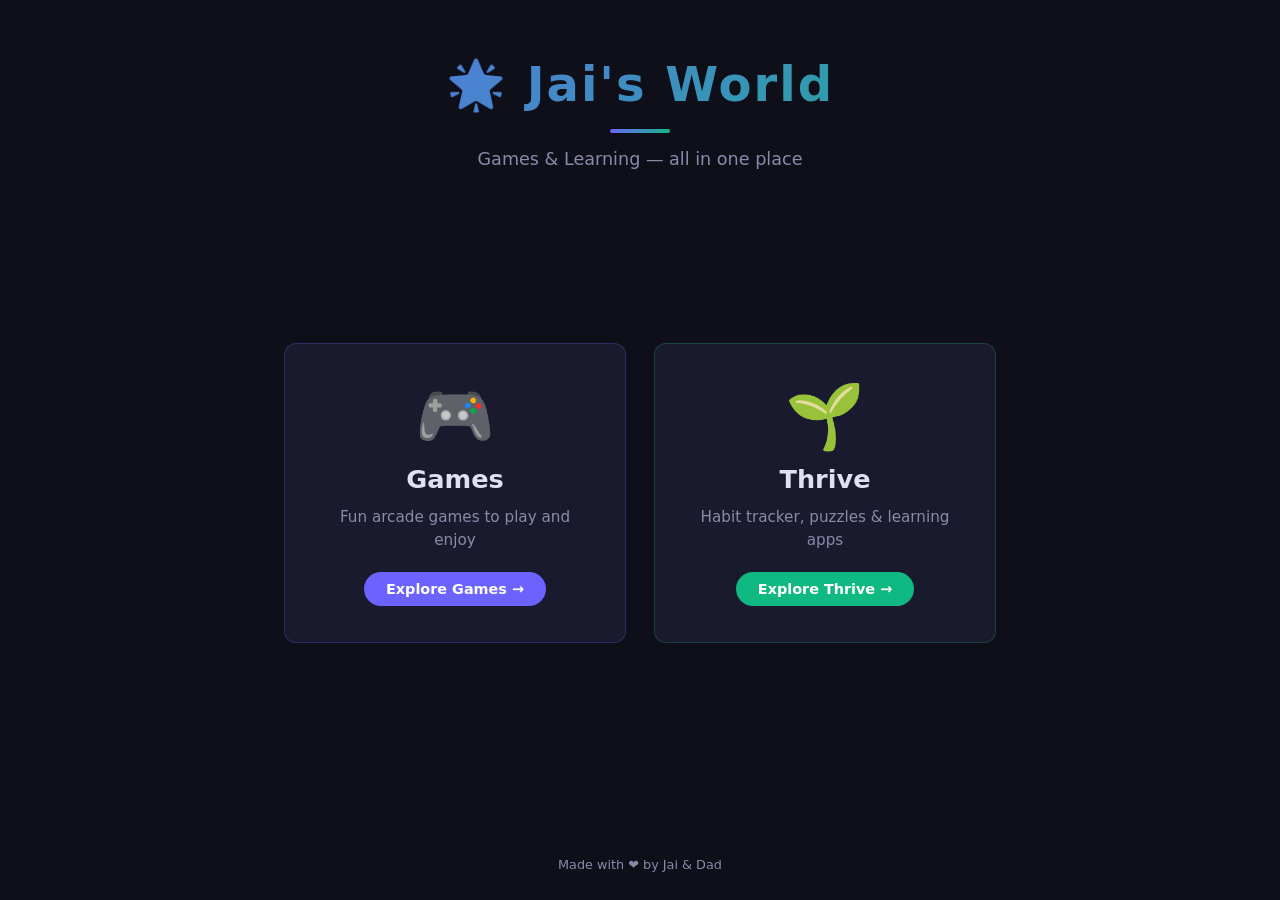
<file: index.html>
<!DOCTYPE html>
<html lang="en">
<head>
  <meta charset="UTF-8" />
  <meta name="viewport" content="width=device-width, initial-scale=1.0" />
  <title>Jai's World</title>
  <meta name="description" content="Play games, track habits, and grow every day — welcome to Jai's World!" />
  <link rel="stylesheet" href="shared/style.css" />
  <style>
    /* ─── Hub Page ─── */

    body {
      display: flex;
      flex-direction: column;
      min-height: 100vh;
    }

    header {
      text-align: center;
      padding: 56px 24px 28px;
    }

    header h1 {
      font-size: 3rem;
      letter-spacing: 2px;
      background: linear-gradient(135deg, #6C63FF, #10b981);
      -webkit-background-clip: text;
      -webkit-text-fill-color: transparent;
      background-clip: text;
    }

    header p {
      color: var(--text-muted);
      margin-top: 10px;
      font-size: 1.1rem;
    }

    .divider {
      width: 60px;
      height: 4px;
      background: linear-gradient(135deg, #6C63FF, #10b981);
      border-radius: 2px;
      margin: 16px auto;
    }

    /* ─── Hub Grid ─── */

    .hub-grid {
      display: grid;
      grid-template-columns: repeat(auto-fit, minmax(280px, 1fr));
      gap: 28px;
      max-width: 760px;
      margin: 0 auto;
      padding: 20px 24px 60px;
      flex: 1;
      align-content: center;
    }

    .hub-card {
      background: var(--surface);
      border-radius: var(--radius);
      border: 1px solid rgba(255, 255, 255, 0.08);
      padding: 40px 32px 36px;
      text-align: center;
      text-decoration: none;
      display: flex;
      flex-direction: column;
      align-items: center;
      gap: 12px;
      transition: transform 0.2s, border-color 0.2s, box-shadow 0.2s;
    }

    .hub-card:hover {
      transform: translateY(-6px);
      text-decoration: none;
    }

    .hub-card:hover { text-decoration: none; }

    .games-card {
      border-color: rgba(108, 99, 255, 0.25);
    }

    .games-card:hover {
      border-color: var(--accent);
      box-shadow: 0 10px 40px rgba(108, 99, 255, 0.25);
    }

    .thrive-card {
      border-color: rgba(16, 185, 129, 0.25);
    }

    .thrive-card:hover {
      border-color: var(--thrive-accent);
      box-shadow: 0 10px 40px rgba(16, 185, 129, 0.25);
    }

    .hub-icon {
      font-size: 4rem;
      line-height: 1;
      margin-bottom: 4px;
    }

    .hub-card h2 {
      font-size: 1.6rem;
      color: var(--text);
    }

    .hub-card p {
      font-size: 0.95rem;
      color: var(--text-muted);
      line-height: 1.5;
    }

    .hub-cta {
      display: inline-block;
      margin-top: 8px;
      padding: 9px 22px;
      border-radius: 24px;
      font-size: 0.9rem;
      font-weight: 600;
      color: #fff;
    }

    .games-card .hub-cta {
      background: var(--accent);
    }

    .thrive-card .hub-cta {
      background: var(--thrive-accent);
    }

    footer {
      text-align: center;
      padding: 28px 24px;
      color: var(--text-muted);
      font-size: 0.8rem;
    }
  </style>
</head>
<body>

  <header>
    <h1>🌟 Jai's World</h1>
    <div class="divider"></div>
    <p>Games &amp; Learning — all in one place</p>
  </header>

  <div class="hub-grid">

    <a class="hub-card games-card" href="games/">
      <div class="hub-icon">🎮</div>
      <h2>Games</h2>
      <p>Fun arcade games to play and enjoy</p>
      <span class="hub-cta">Explore Games →</span>
    </a>

    <a class="hub-card thrive-card" href="thrive/">
      <div class="hub-icon">🌱</div>
      <h2>Thrive</h2>
      <p>Habit tracker, puzzles &amp; learning apps</p>
      <span class="hub-cta">Explore Thrive →</span>
    </a>

  </div>

  <footer>
    Made with ❤️ by Jai &amp; Dad
  </footer>

</body>
</html>
</file>
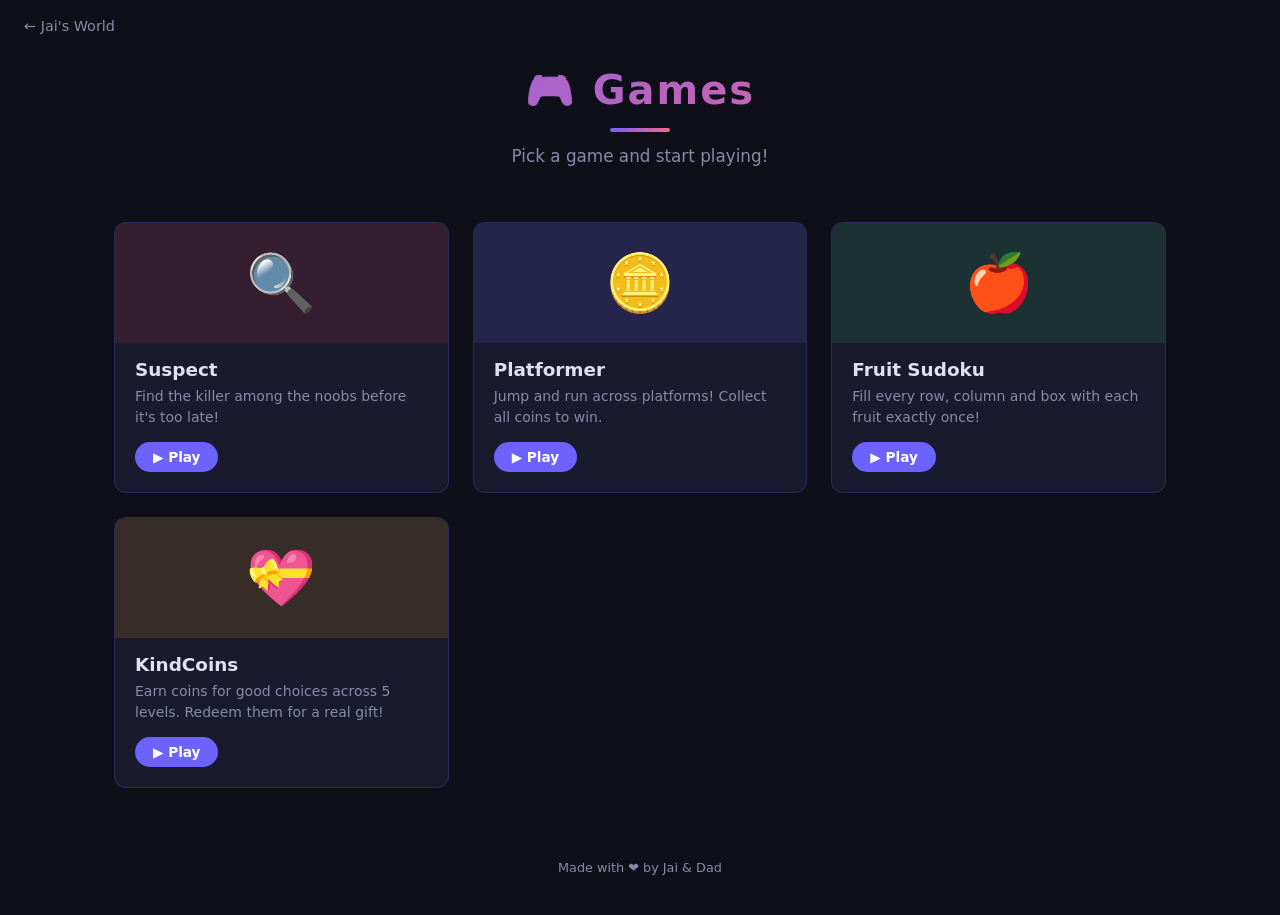
<file: games/index.html>
<!DOCTYPE html>
<html lang="en">
<head>
  <meta charset="UTF-8" />
  <meta name="viewport" content="width=device-width, initial-scale=1.0" />
  <title>Games – Jai's World</title>
  <link rel="stylesheet" href="../shared/style.css" />
  <style>
    /* ─── Games Section ─── */

    .topnav {
      padding: 16px 24px;
    }

    .topnav a {
      color: var(--text-muted);
      font-size: 0.9rem;
    }

    .topnav a:hover {
      color: var(--text);
    }

    header {
      text-align: center;
      padding: 16px 24px 24px;
    }

    header h1 {
      font-size: 2.5rem;
      letter-spacing: 2px;
      background: linear-gradient(135deg, #6C63FF, #ff6584);
      -webkit-background-clip: text;
      -webkit-text-fill-color: transparent;
      background-clip: text;
    }

    header p {
      color: var(--text-muted);
      margin-top: 8px;
      font-size: 1.05rem;
    }

    .divider {
      width: 60px;
      height: 4px;
      background: linear-gradient(135deg, #6C63FF, #ff6584);
      border-radius: 2px;
      margin: 14px auto;
    }

    /* ─── Game Grid ─── */

    #game-grid {
      display: grid;
      grid-template-columns: repeat(auto-fill, minmax(260px, 1fr));
      gap: 24px;
      max-width: 1100px;
      margin: 32px auto;
      padding: 0 24px;
    }

    .game-card {
      background: var(--surface);
      border-radius: var(--radius);
      border: 1px solid rgba(108, 99, 255, 0.2);
      overflow: hidden;
      transition: transform 0.2s, border-color 0.2s, box-shadow 0.2s;
      cursor: pointer;
      text-decoration: none;
      display: block;
    }

    .game-card:hover {
      transform: translateY(-4px);
      border-color: var(--accent);
      box-shadow: 0 8px 30px rgba(108, 99, 255, 0.25);
      text-decoration: none;
    }

    .card-banner {
      height: 120px;
      display: flex;
      align-items: center;
      justify-content: center;
      font-size: 3.5rem;
    }

    .card-body {
      padding: 16px 20px 20px;
    }

    .card-body h2 {
      font-size: 1.15rem;
      color: var(--text);
      margin-bottom: 6px;
    }

    .card-body p {
      font-size: 0.875rem;
      color: var(--text-muted);
      line-height: 1.5;
    }

    .card-play {
      display: inline-block;
      margin-top: 14px;
      padding: 7px 18px;
      background: var(--accent);
      color: #fff;
      border-radius: 20px;
      font-size: 0.85rem;
      font-weight: 600;
    }

    .state-msg {
      text-align: center;
      color: var(--text-muted);
      padding: 60px 24px;
      grid-column: 1 / -1;
    }

    footer {
      text-align: center;
      padding: 40px 24px;
      color: var(--text-muted);
      font-size: 0.8rem;
    }
  </style>
</head>
<body>

  <nav class="topnav">
    <a href="../">← Jai's World</a>
  </nav>

  <header>
    <h1>🎮 Games</h1>
    <div class="divider"></div>
    <p>Pick a game and start playing!</p>
  </header>

  <div id="game-grid">
    <p class="state-msg">Loading games...</p>
  </div>

  <footer>
    Made with ❤️ by Jai &amp; Dad
  </footer>

  <script>
    async function loadGames() {
      const grid = document.getElementById('game-grid');
      try {
        const res = await fetch('registry.json');
        const games = await res.json();

        if (!games.length) {
          grid.innerHTML = '<p class="state-msg">No games yet — coming soon!</p>';
          return;
        }

        grid.innerHTML = games.map(g => `
          <a class="game-card" href="${g.path}">
            <div class="card-banner" style="background: ${g.color}22;">
              ${g.emoji || '🎮'}
            </div>
            <div class="card-body">
              <h2>${g.title}</h2>
              <p>${g.description}</p>
              <span class="card-play">▶ Play</span>
            </div>
          </a>
        `).join('');

      } catch (e) {
        grid.innerHTML = '<p class="state-msg">Could not load games. Make sure you are running this from a local server or GitHub Pages.</p>';
      }
    }

    loadGames();
  </script>

</body>
</html>
</file>
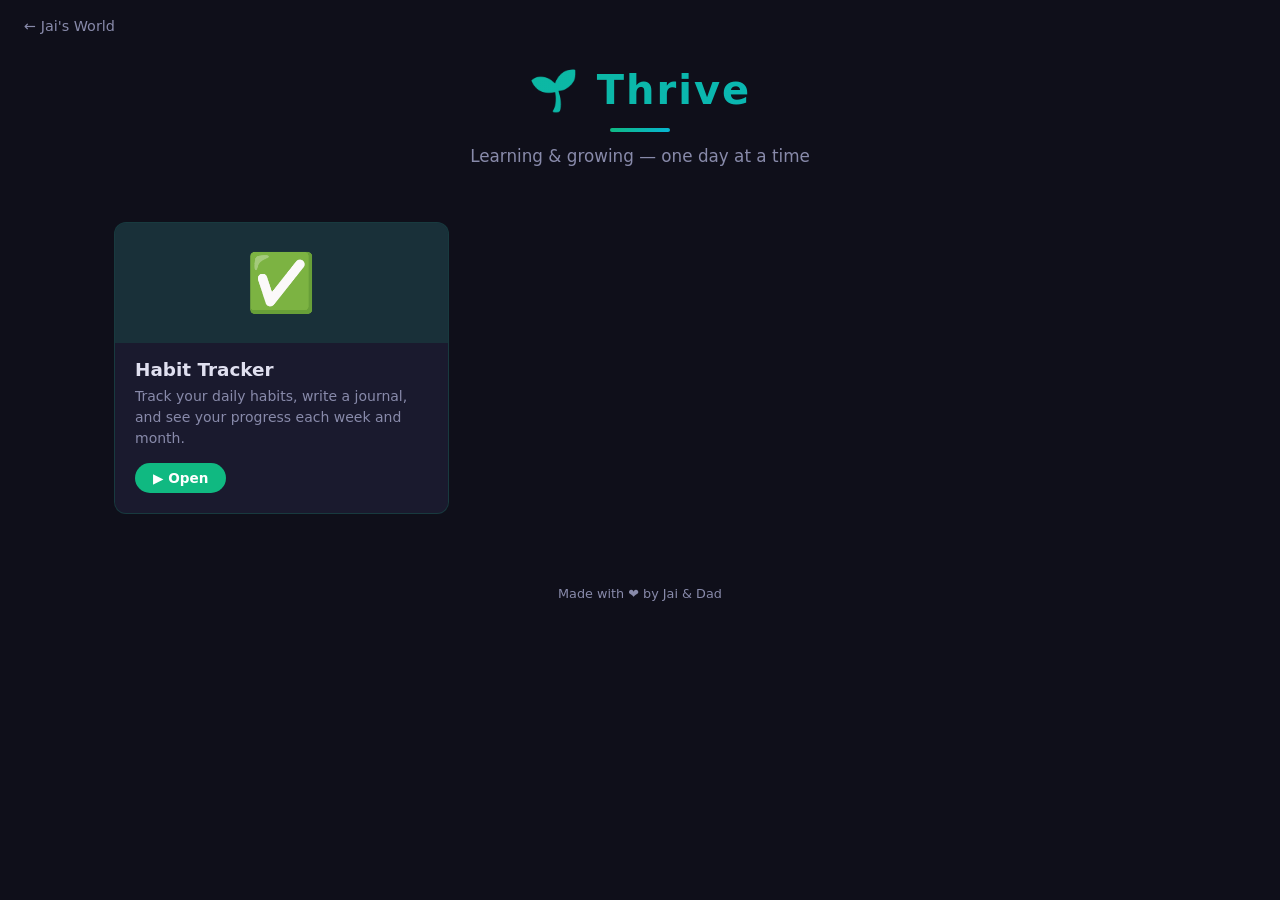
<file: thrive/index.html>
<!DOCTYPE html>
<html lang="en">
<head>
  <meta charset="UTF-8" />
  <meta name="viewport" content="width=device-width, initial-scale=1.0" />
  <title>Thrive – Jai's World</title>
  <link rel="stylesheet" href="../shared/style.css" />
  <style>
    /* ─── Thrive Section ─── */

    .topnav {
      padding: 16px 24px;
    }

    .topnav a {
      color: var(--text-muted);
      font-size: 0.9rem;
    }

    .topnav a:hover {
      color: var(--text);
    }

    header {
      text-align: center;
      padding: 16px 24px 24px;
    }

    header h1 {
      font-size: 2.5rem;
      letter-spacing: 2px;
      background: linear-gradient(135deg, #10b981, #06b6d4);
      -webkit-background-clip: text;
      -webkit-text-fill-color: transparent;
      background-clip: text;
    }

    header p {
      color: var(--text-muted);
      margin-top: 8px;
      font-size: 1.05rem;
    }

    .divider {
      width: 60px;
      height: 4px;
      background: linear-gradient(135deg, #10b981, #06b6d4);
      border-radius: 2px;
      margin: 14px auto;
    }

    /* ─── App Grid ─── */

    #app-grid {
      display: grid;
      grid-template-columns: repeat(auto-fill, minmax(260px, 1fr));
      gap: 24px;
      max-width: 1100px;
      margin: 32px auto;
      padding: 0 24px;
    }

    .app-card {
      background: var(--surface);
      border-radius: var(--radius);
      border: 1px solid rgba(16, 185, 129, 0.2);
      overflow: hidden;
      transition: transform 0.2s, border-color 0.2s, box-shadow 0.2s;
      cursor: pointer;
      text-decoration: none;
      display: block;
    }

    .app-card:hover {
      transform: translateY(-4px);
      border-color: var(--thrive-accent);
      box-shadow: 0 8px 30px rgba(16, 185, 129, 0.25);
      text-decoration: none;
    }

    .card-banner {
      height: 120px;
      display: flex;
      align-items: center;
      justify-content: center;
      font-size: 3.5rem;
    }

    .card-body {
      padding: 16px 20px 20px;
    }

    .card-body h2 {
      font-size: 1.15rem;
      color: var(--text);
      margin-bottom: 6px;
    }

    .card-body p {
      font-size: 0.875rem;
      color: var(--text-muted);
      line-height: 1.5;
    }

    .card-open {
      display: inline-block;
      margin-top: 14px;
      padding: 7px 18px;
      background: var(--thrive-accent);
      color: #fff;
      border-radius: 20px;
      font-size: 0.85rem;
      font-weight: 600;
    }

    .state-msg {
      text-align: center;
      color: var(--text-muted);
      padding: 60px 24px;
      grid-column: 1 / -1;
    }

    footer {
      text-align: center;
      padding: 40px 24px;
      color: var(--text-muted);
      font-size: 0.8rem;
    }
  </style>
</head>
<body>

  <nav class="topnav">
    <a href="../">← Jai's World</a>
  </nav>

  <header>
    <h1>🌱 Thrive</h1>
    <div class="divider"></div>
    <p>Learning &amp; growing — one day at a time</p>
  </header>

  <div id="app-grid">
    <p class="state-msg">Loading apps...</p>
  </div>

  <footer>
    Made with ❤️ by Jai &amp; Dad
  </footer>

  <script>
    async function loadApps() {
      const grid = document.getElementById('app-grid');
      try {
        const res = await fetch('registry.json');
        const apps = await res.json();

        if (!apps.length) {
          grid.innerHTML = '<p class="state-msg">✨ Apps coming soon!</p>';
          return;
        }

        grid.innerHTML = apps.map(a => `
          <a class="app-card" href="${a.path}">
            <div class="card-banner" style="background: ${a.color}22;">
              ${a.emoji || '🌱'}
            </div>
            <div class="card-body">
              <h2>${a.title}</h2>
              <p>${a.description}</p>
              <span class="card-open">▶ Open</span>
            </div>
          </a>
        `).join('');

      } catch (e) {
        grid.innerHTML = '<p class="state-msg">Could not load apps. Make sure you are running this from a local server or GitHub Pages.</p>';
      }
    }

    loadApps();
  </script>

</body>
</html>
</file>
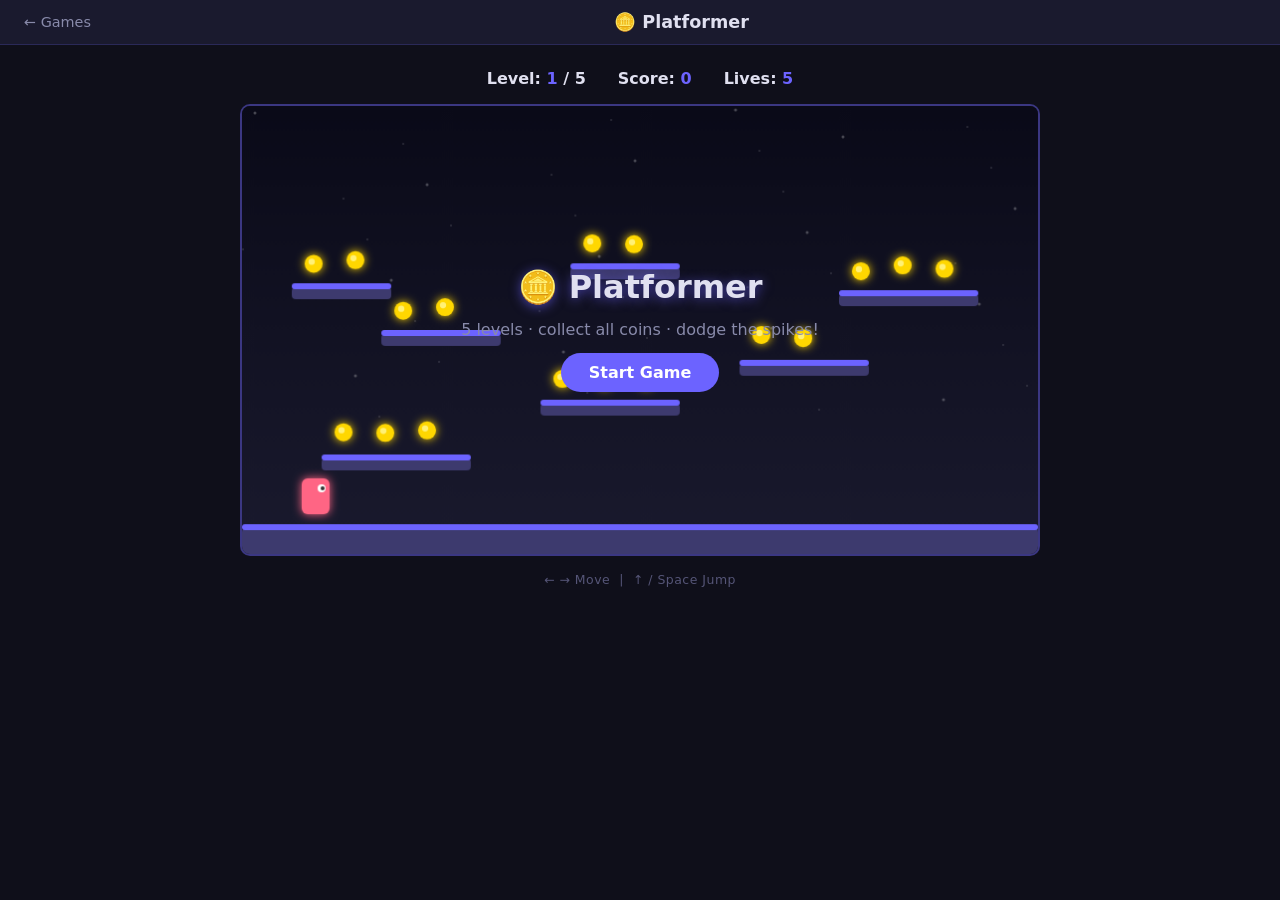
<file: games/platformer/index.html>
<!DOCTYPE html>
<html lang="en">
<head>
  <meta charset="UTF-8" />
  <meta name="viewport" content="width=device-width, initial-scale=1.0" />
  <title>Platformer</title>
  <link rel="stylesheet" href="../../shared/style.css" />
  <link rel="stylesheet" href="style.css" />
</head>
<body>

  <!-- ─── Top bar ─── -->
  <div class="topbar">
    <a href="../index.html">← Games</a>
    <h1>🪙 Platformer</h1>
  </div>

  <!-- ─── Game area ─── -->
  <div class="game-wrapper">

    <!-- HUD -->
    <div class="hud">
      <div>Level: <span id="level-val">1</span> / 5</div>
      <div>Score: <span id="score-val">0</span></div>
      <div>Lives: <span id="lives-val">5</span></div>
    </div>

    <!-- Canvas + overlay wrapper -->
    <div class="canvas-wrapper">
      <canvas id="gameCanvas"></canvas>

      <div id="overlay">
        <h2 id="overlay-title"></h2>
        <p  id="overlay-msg"></p>
        <button class="btn" id="overlay-btn">Start</button>
      </div>
    </div>

    <!-- Controls hint (keyboard) -->
    <p class="controls-hint keyboard-hint">
      ← → Move &nbsp;|&nbsp; ↑ / Space Jump
    </p>

    <!-- Mobile controls -->
    <div id="mobile-controls">
      <div class="mobile-row">
        <button id="btn-left"  class="mob-btn">◀</button>
        <button id="btn-jump"  class="mob-btn mob-jump">▲</button>
        <button id="btn-right" class="mob-btn">▶</button>
      </div>
    </div>

  </div>

  <script src="game.js"></script>
</body>
</html>
</file>
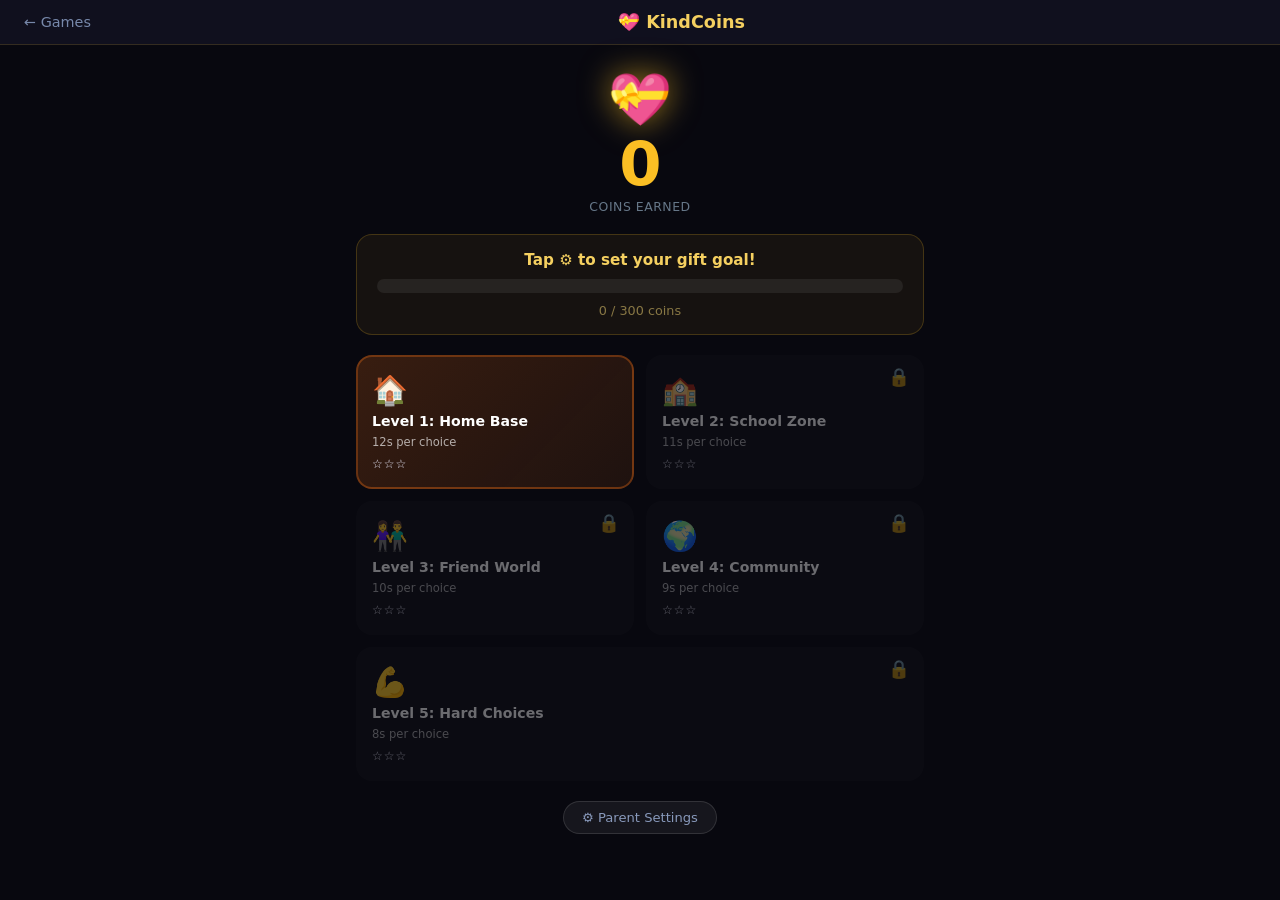
<file: games/ripple/index.html>
<!DOCTYPE html>
<html lang="en">
<head>
  <meta charset="UTF-8" />
  <meta name="viewport" content="width=device-width, initial-scale=1.0" />
  <title>KindCoins</title>
  <link rel="stylesheet" href="../../shared/style.css" />
  <link rel="stylesheet" href="style.css" />
</head>
<body>

  <div class="topbar">
    <a href="../index.html">← Games</a>
    <h1>💝 KindCoins</h1>
  </div>

  <!-- ── HOME SCREEN ── -->
  <div id="home-screen">
    <div id="coin-hero">
      <div id="coin-hero-icon">💝</div>
      <div id="total-coins-display">0</div>
      <div class="coin-hero-label">coins earned</div>
    </div>

    <div id="gift-card">
      <div id="gift-name-display">Tap ⚙️ to set your gift goal!</div>
      <div id="progress-track"><div id="progress-fill"></div></div>
      <div id="progress-text">0 / 300 coins</div>
    </div>

    <div id="level-grid"></div>

    <button id="parent-btn" class="btn-small">⚙️ Parent Settings</button>
  </div>

  <!-- ── GAME SCREEN ── -->
  <div id="game-screen" class="hidden">
    <div id="game-hud">
      <div id="hud-coins-wrap">🪙&nbsp;<span id="hud-coins">0</span></div>
      <div id="hud-streak"></div>
      <div id="hud-level"></div>
    </div>
    <div id="timer-track"><div id="timer-bar"></div></div>
    <div id="game-body">
      <div id="round-info"></div>
      <div id="scenario-box"><p id="scenario-text"></p></div>
      <div id="choices-wrap"></div>
    </div>
    <div id="feedback-overlay" class="hidden">
      <div id="feedback-inner">
        <div id="feedback-icon"></div>
        <div id="feedback-msg"></div>
        <div id="feedback-coins"></div>
      </div>
    </div>
    <div id="coin-pop-layer"></div>
  </div>

  <!-- ── LEVEL COMPLETE SCREEN ── -->
  <div id="level-complete-screen" class="hidden">
    <div id="lc-inner">
      <div id="lc-emoji"></div>
      <h2 id="lc-title"></h2>
      <div id="lc-stars"></div>
      <div id="lc-coins-earned"></div>
      <div id="lc-buttons"></div>
    </div>
  </div>

  <!-- ── REDEEM SCREEN ── -->
  <div id="redeem-screen" class="hidden">
    <div id="redeem-inner">
      <div id="redeem-burst"></div>
      <div id="redeem-big-emoji">🎉</div>
      <h2>You did it!</h2>
      <div id="redeem-gift-name"></div>
      <p id="redeem-msg">Show this screen to Mom or Dad to claim your gift!</p>
      <div id="redeem-total"></div>
      <button id="redeem-new-btn" class="btn">Set a New Goal →</button>
    </div>
  </div>

  <!-- ── PARENT SETTINGS MODAL ── -->
  <div id="parent-modal" class="hidden">
    <div id="parent-inner">
      <h3>⚙️ Parent Settings</h3>
      <label class="setting-row">
        <span>Gift Name</span>
        <input type="text" id="gift-name-input" placeholder="e.g. Trip to the movies" maxlength="40" />
      </label>
      <label class="setting-row">
        <span>Coin Goal</span>
        <input type="number" id="gift-target-input" min="50" max="9999" />
      </label>
      <label class="setting-row">
        <span>Reset Progress</span>
        <button id="reset-btn" class="btn-danger">Reset All</button>
      </label>
      <div id="parent-btn-row">
        <button id="parent-save-btn" class="btn">Save</button>
        <button id="parent-cancel-btn" class="btn-ghost">Cancel</button>
      </div>
    </div>
  </div>

  <script src="game.js"></script>
</body>
</html>
</file>
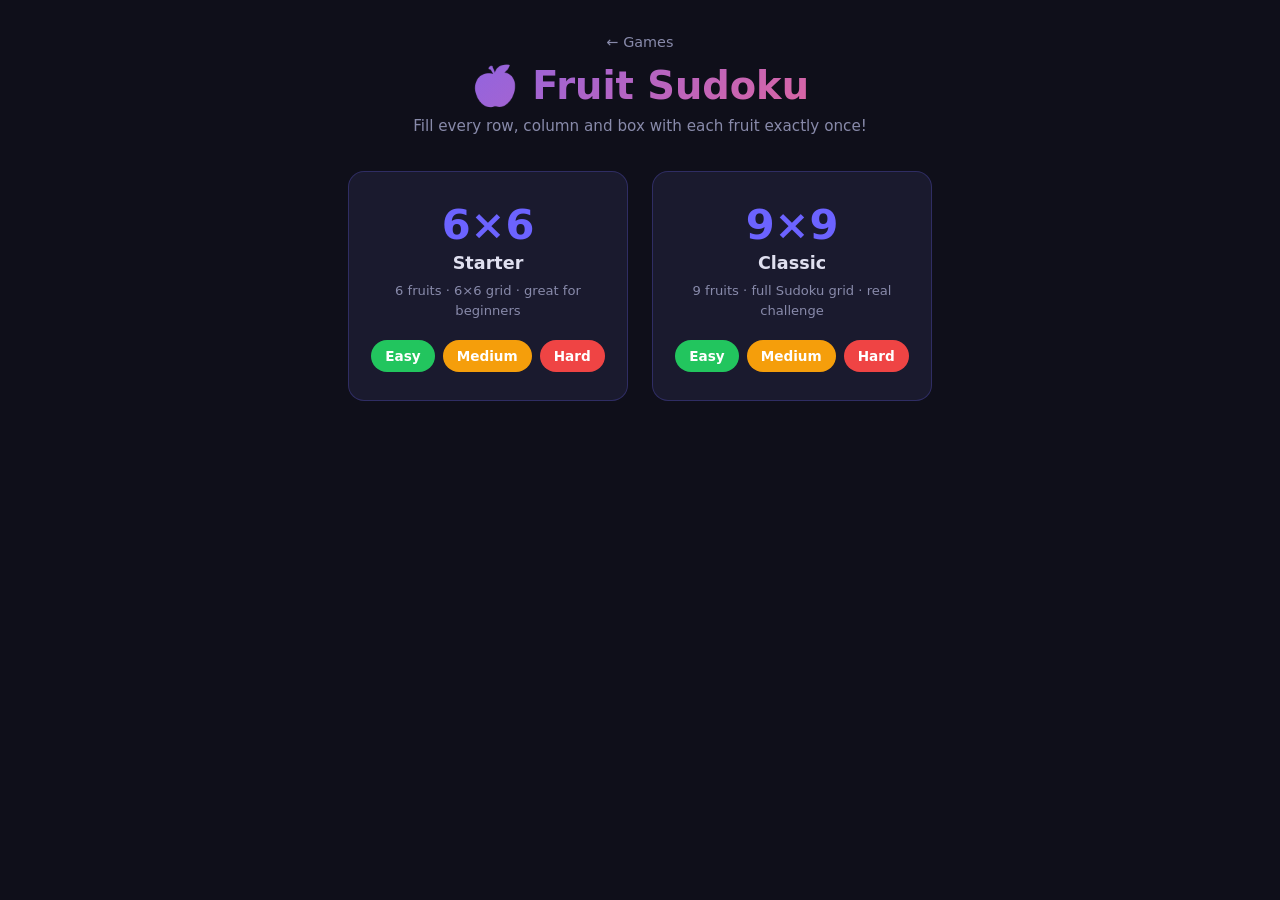
<file: games/sudoku/index.html>
<!DOCTYPE html>
<html lang="en">
<head>
  <meta charset="UTF-8" />
  <meta name="viewport" content="width=device-width, initial-scale=1.0, user-scalable=no" />
  <title>Fruit Sudoku</title>
  <link rel="stylesheet" href="../../shared/style.css" />
  <link rel="stylesheet" href="style.css" />
</head>
<body>

  <!-- ══════════════════════════════════════════════
       Screen 1 — Mode selector
  ══════════════════════════════════════════════ -->
  <div id="screen-mode">

    <header class="mode-header">
      <a href="../index.html" class="back-link">← Games</a>
      <h1>🍎 Fruit Sudoku</h1>
      <p>Fill every row, column and box with each fruit exactly once!</p>
    </header>

    <div class="mode-cards">

      <!-- 6×6 card -->
      <div class="mode-card">
        <div class="card-icon">6×6</div>
        <div class="card-label">Starter</div>
        <p class="card-desc">6 fruits · 6×6 grid · great for beginners</p>
        <div class="diff-btns">
          <button class="diff-btn easy"   data-size="6" data-diff="easy">Easy</button>
          <button class="diff-btn medium" data-size="6" data-diff="medium">Medium</button>
          <button class="diff-btn hard"   data-size="6" data-diff="hard">Hard</button>
        </div>
      </div>

      <!-- 9×9 card -->
      <div class="mode-card">
        <div class="card-icon">9×9</div>
        <div class="card-label">Classic</div>
        <p class="card-desc">9 fruits · full Sudoku grid · real challenge</p>
        <div class="diff-btns">
          <button class="diff-btn easy"   data-size="9" data-diff="easy">Easy</button>
          <button class="diff-btn medium" data-size="9" data-diff="medium">Medium</button>
          <button class="diff-btn hard"   data-size="9" data-diff="hard">Hard</button>
        </div>
      </div>

    </div>
  </div>

  <!-- ══════════════════════════════════════════════
       Screen 2 — Game
  ══════════════════════════════════════════════ -->
  <div id="screen-game" class="hidden">

    <!-- Top bar -->
    <div class="topbar">
      <button id="btn-back">← Back</button>
      <h1 id="game-title">🍎 Fruit Sudoku</h1>
      <span id="timer">00:00</span>
    </div>

    <!-- Status row -->
    <div class="status-row">
      <span id="info-mode"></span>
      <span id="mistakes-display">❌ 0 / 5</span>
      <button id="btn-new">New Game</button>
    </div>

    <!-- Board -->
    <div id="board-wrap">
      <div id="board"></div>
    </div>

    <!-- Fruit picker -->
    <div id="fruit-picker"></div>

    <!-- Action buttons -->
    <div class="actions">
      <button id="btn-erase" class="action-btn">⌫ Erase</button>
    </div>

  </div>

  <!-- ══════════════════════════════════════════════
       Win overlay
  ══════════════════════════════════════════════ -->
  <div id="win-overlay" class="hidden">
    <div class="win-box">
      <div class="win-emoji">🎉</div>
      <h2>Puzzle Solved!</h2>
      <p id="win-msg"></p>
      <div class="win-btns">
        <button id="win-again">Play Again</button>
        <button id="win-home">Home</button>
      </div>
    </div>
  </div>

  <!-- Generating spinner -->
  <div id="spinner" class="hidden">
    <div class="spinner-box">
      <div class="spin"></div>
      <p>Generating puzzle…</p>
    </div>
  </div>

  <script src="game.js"></script>
</body>
</html>
</file>
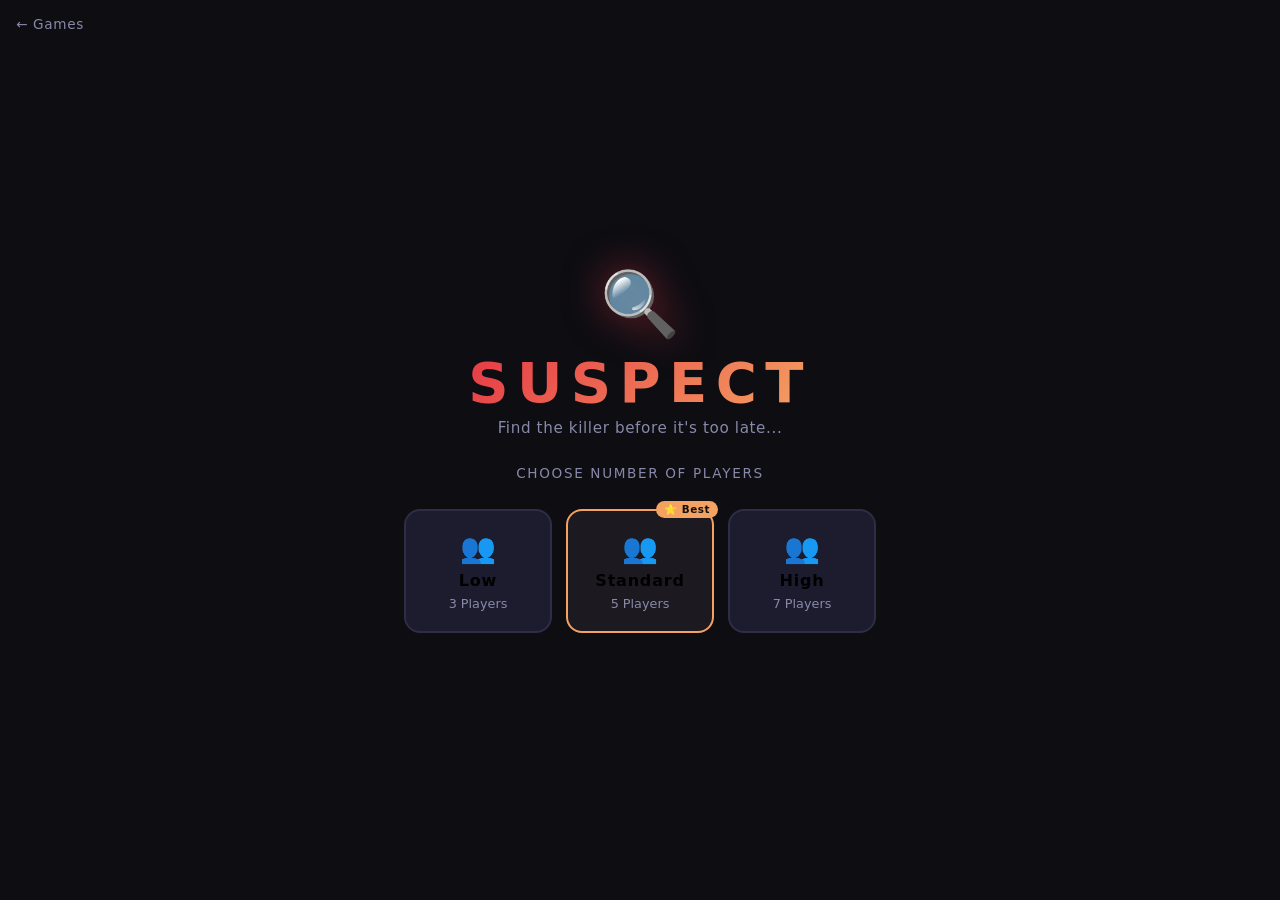
<file: games/suspect/index.html>
<!DOCTYPE html>
<html lang="en">
<head>
  <meta charset="UTF-8" />
  <meta name="viewport" content="width=device-width, initial-scale=1.0, user-scalable=no" />
  <title>Suspect – Jai's Arcade</title>
  <link rel="stylesheet" href="../../shared/style.css" />
  <link rel="stylesheet" href="style.css" />
</head>
<body>

  <!-- ── MENU SCREEN ─────────────────────────────── -->
  <div id="s-menu" class="screen active">
    <a href="../index.html" class="back-link">← Games</a>
    <div class="menu-inner">
      <div class="game-logo">
        <span class="logo-icon">🔍</span>
        <h1 class="logo-title">SUSPECT</h1>
        <p class="logo-sub">Find the killer before it's too late...</p>
      </div>
      <p class="choose-label">Choose number of players</p>
      <div class="diff-grid">
        <button class="diff-card" onclick="pickDifficulty(3)">
          <span class="diff-icon">👥</span>
          <span class="diff-name">Low</span>
          <span class="diff-count">3 Players</span>
        </button>
        <button class="diff-card featured" onclick="pickDifficulty(5)">
          <span class="diff-icon">👥</span>
          <span class="diff-name">Standard</span>
          <span class="diff-count">5 Players</span>
          <span class="diff-badge">⭐ Best</span>
        </button>
        <button class="diff-card" onclick="pickDifficulty(7)">
          <span class="diff-icon">👥</span>
          <span class="diff-name">High</span>
          <span class="diff-count">7 Players</span>
        </button>
      </div>
    </div>
  </div>

  <!-- ── ROLE REVEAL SCREEN ──────────────────────── -->
  <div id="s-role" class="screen">
    <div class="role-inner">
      <p class="you-are-text">You are...</p>
      <div class="spinner-box">
        <div id="spin-label" class="spin-label">???</div>
      </div>
      <div id="role-icon" class="role-icon" style="display:none"></div>
      <p id="role-desc" class="role-desc" style="display:none"></p>
      <button id="role-btn" class="btn-primary" style="display:none" onclick="beginPlay()">
        Start Game
      </button>
    </div>
  </div>

  <!-- ── GAME SCREEN ─────────────────────────────── -->
  <div id="s-playing" class="screen">
    <div id="topbar">
      <span id="hud-role" class="hud-pill"></span>
      <span id="hud-alive" class="hud-pill"></span>
      <span id="hud-tip" class="hud-tip"></span>
    </div>
    <div class="canvas-wrap">
      <canvas id="gameCanvas" width="1000" height="640"></canvas>
      <div id="spectate-banner" class="spectate-banner" style="display:none">
        👻 You are dead — spectating the killer
      </div>
      <button id="btn-interact" class="btn-interact" style="display:none" onclick="handleInteract()">
        INTERACT
      </button>
    </div>
    <div id="mobile-ui">
      <div id="joystick-zone">
        <div id="joystick-base">
          <div id="joystick-knob"></div>
        </div>
      </div>
    </div>
  </div>

  <!-- ── MEETING SCREEN ─────────────────────────── -->
  <div id="s-meeting" class="screen">
    <div class="meeting-wrap">
      <div class="meeting-header">
        <h2 class="meeting-title">🚨 EMERGENCY MEETING</h2>
        <p id="mtg-reporter" class="mtg-reporter"></p>
        <div class="mtg-timer-row">
          <div class="mtg-timer-track">
            <div id="timer-bar" class="mtg-timer-bar"></div>
          </div>
          <span id="timer-txt" class="timer-txt">30</span>
        </div>
      </div>
      <div id="vote-list" class="vote-list"></div>
      <button class="btn-skip" onclick="castVote(null)">Skip Vote</button>
    </div>
  </div>

  <!-- ── EJECTED SCREEN ─────────────────────────── -->
  <div id="s-ejected" class="screen">
    <div class="ejected-wrap">
      <canvas id="ejectedCanvas" width="120" height="160"></canvas>
      <h2 id="ej-name" class="ej-name"></h2>
      <p id="ej-verdict" class="ej-verdict"></p>
    </div>
  </div>

  <!-- ── RESULT SCREEN ──────────────────────────── -->
  <div id="s-result" class="screen">
    <div class="result-wrap">
      <div id="res-icon" class="res-icon"></div>
      <h2 id="res-title" class="res-title"></h2>
      <p id="res-sub" class="res-sub"></p>
      <button class="btn-primary" onclick="goMenu()">Play Again</button>
      <a href="../index.html" class="btn-ghost">← Games</a>
    </div>
  </div>

  <script src="game.js"></script>
</body>
</html>
</file>
<file: shared/style.css>
/* ─── Shared CSS Variables & Base Styles ─── */

:root {
  --bg: #0f0f1a;
  --surface: #1a1a2e;
  --surface2: #16213e;
  --accent: #6C63FF;
  --accent2: #ff6584;
  --thrive-accent: #10b981;
  --thrive-accent2: #06b6d4;
  --text: #e0e0f0;
  --text-muted: #888aaa;
  --radius: 12px;
  --font: 'Segoe UI', system-ui, sans-serif;
}

* {
  box-sizing: border-box;
  margin: 0;
  padding: 0;
}

body {
  background: var(--bg);
  color: var(--text);
  font-family: var(--font);
  min-height: 100vh;
}

a {
  color: var(--accent);
  text-decoration: none;
}

a:hover {
  text-decoration: underline;
}

button {
  cursor: pointer;
  font-family: var(--font);
}
</file>
<file: games/platformer/style.css>
/* ─── Platformer Game Page ─── */

body {
  background: #0f0f1a;
  display: flex;
  flex-direction: column;
  align-items: center;
  min-height: 100vh;
}

/* ─── Top bar ─── */
.topbar {
  width: 100%;
  display: flex;
  align-items: center;
  padding: 12px 24px;
  background: #1a1a2e;
  border-bottom: 1px solid rgba(108, 99, 255, 0.2);
  gap: 16px;
}

.topbar a {
  color: #888aaa;
  font-size: 0.9rem;
  text-decoration: none;
}

.topbar a:hover { color: #e0e0f0; }

.topbar h1 {
  font-size: 1.1rem;
  color: #e0e0f0;
  margin-left: auto;
  margin-right: auto;
}

/* ─── Game wrapper ─── */
.game-wrapper {
  display: flex;
  flex-direction: column;
  align-items: center;
  padding: 24px 16px;
  gap: 16px;
}

/* ─── HUD (score, lives) ─── */
.hud {
  display: flex;
  gap: 32px;
  font-size: 1rem;
  color: #e0e0f0;
  font-weight: 600;
}

.hud span { color: #6C63FF; }

/* ─── Canvas wrapper — scales on mobile ─── */
.canvas-wrapper {
  position: relative;
  display: inline-block;
  width: min(800px, calc(100vw - 32px));
}

#gameCanvas {
  border-radius: 10px;
  border: 2px solid rgba(108, 99, 255, 0.4);
  display: block;
  background: #1a1a2e;
  width: 100%;
  height: auto;
  touch-action: none;
}

/* ─── Message overlay (start / game over / win) ─── */
#overlay {
  position: absolute;
  inset: 0;
  display: flex;
  flex-direction: column;
  align-items: center;
  justify-content: center;
  gap: 14px;
  color: #e0e0f0;
  text-align: center;
  pointer-events: none;
}

#overlay.hidden { display: none; }

#overlay h2 {
  font-size: 2rem;
  text-shadow: 0 2px 12px rgba(108,99,255,0.6);
}

#overlay p {
  color: #888aaa;
  font-size: 1rem;
}

#overlay .btn {
  pointer-events: all;
  padding: 10px 28px;
  background: #6C63FF;
  border: none;
  border-radius: 24px;
  color: #fff;
  font-size: 1rem;
  font-weight: 700;
  cursor: pointer;
  transition: background 0.2s;
}

#overlay .btn:hover { background: #5a52e0; }

/* ─── Controls hint ─── */
.controls-hint {
  color: #555577;
  font-size: 0.78rem;
  letter-spacing: 0.5px;
}

/* Hide keyboard hint on touch devices */
@media (pointer: coarse) {
  .keyboard-hint { display: none; }
}

/* ─── Mobile controls ─── */
#mobile-controls {
  display: none;
  padding: 10px 8px 4px;
}

@media (pointer: coarse) {
  #mobile-controls { display: block; }
}

.mobile-row {
  display: flex;
  gap: 16px;
  justify-content: center;
  align-items: center;
}

.mob-btn {
  width: 90px;
  height: 90px;
  border-radius: 16px;
  background: rgba(108, 99, 255, 0.22);
  border: 2px solid rgba(108, 99, 255, 0.5);
  color: #fff;
  font-size: 2.2rem;
  display: flex;
  align-items: center;
  justify-content: center;
  cursor: pointer;
  user-select: none;
  -webkit-user-select: none;
  touch-action: none;
  transition: background 0.1s;
}

.mob-btn:active,
.mob-btn.pressed {
  background: rgba(108, 99, 255, 0.6);
}

.mob-jump {
  width: 100px;
  height: 100px;
  font-size: 2.4rem;
  background: rgba(255, 101, 132, 0.22);
  border-color: rgba(255, 101, 132, 0.5);
}

.mob-jump:active,
.mob-jump.pressed {
  background: rgba(255, 101, 132, 0.6);
}
</file>
<file: games/ripple/style.css>
/* ─── KindCoins ─── */

* { box-sizing: border-box; margin: 0; padding: 0; }

body {
  background: #08080f;
  font-family: 'Segoe UI', system-ui, sans-serif;
  color: #e8e8f8;
  min-height: 100vh;
  display: flex;
  flex-direction: column;
  align-items: center;
}

/* ── Topbar ── */
.topbar {
  width: 100%;
  display: flex;
  align-items: center;
  padding: 12px 24px;
  background: #10101e;
  border-bottom: 1px solid rgba(250, 200, 40, 0.15);
  gap: 16px;
  flex-shrink: 0;
}
.topbar a { color: #7788aa; font-size: 0.9rem; text-decoration: none; }
.topbar a:hover { color: #e0e0f0; }
.topbar h1 { font-size: 1.1rem; color: #f5d060; margin: 0 auto; }

/* ── Buttons ── */
.btn {
  padding: 12px 28px;
  background: linear-gradient(135deg, #f59e0b, #fbbf24);
  border: none;
  border-radius: 28px;
  color: #1a1000;
  font-size: 1rem;
  font-weight: 800;
  cursor: pointer;
  transition: opacity 0.15s, transform 0.1s;
  letter-spacing: 0.2px;
}
.btn:hover { opacity: 0.9; transform: translateY(-1px); }
.btn:active { transform: translateY(0); }

.btn-ghost {
  padding: 10px 20px;
  background: transparent;
  border: 1px solid rgba(255,255,255,0.2);
  border-radius: 20px;
  color: #aaaacc;
  font-size: 0.9rem;
  cursor: pointer;
  transition: border-color 0.15s;
}
.btn-ghost:hover { border-color: rgba(255,255,255,0.4); color: #e0e0f0; }

.btn-small {
  padding: 8px 18px;
  background: rgba(255,255,255,0.06);
  border: 1px solid rgba(255,255,255,0.12);
  border-radius: 20px;
  color: #8899bb;
  font-size: 0.82rem;
  cursor: pointer;
  transition: background 0.15s;
}
.btn-small:hover { background: rgba(255,255,255,0.1); color: #ccd0e0; }

.btn-danger {
  padding: 7px 14px;
  background: rgba(239, 68, 68, 0.15);
  border: 1px solid rgba(239, 68, 68, 0.4);
  border-radius: 8px;
  color: #f87171;
  font-size: 0.82rem;
  cursor: pointer;
  transition: background 0.15s;
}
.btn-danger:hover { background: rgba(239, 68, 68, 0.3); }

.hidden { display: none !important; }

/* ═══════════════════════════════════════
   HOME SCREEN
═══════════════════════════════════════ */

#home-screen {
  display: flex;
  flex-direction: column;
  align-items: center;
  width: 100%;
  max-width: 600px;
  padding: 24px 16px 40px;
  gap: 20px;
}

/* Coin hero */
#coin-hero {
  display: flex;
  flex-direction: column;
  align-items: center;
  gap: 4px;
}

#coin-hero-icon {
  font-size: 3.2rem;
  animation: coinFloat 3s ease-in-out infinite;
  filter: drop-shadow(0 0 16px rgba(251, 191, 36, 0.6));
}

#total-coins-display {
  font-size: 3.8rem;
  font-weight: 900;
  color: #fbbf24;
  line-height: 1;
  letter-spacing: -1px;
  transition: transform 0.3s cubic-bezier(0.34, 1.56, 0.64, 1);
}

#total-coins-display.bump {
  transform: scale(1.2);
}

.coin-hero-label {
  font-size: 0.78rem;
  color: #667788;
  letter-spacing: 0.5px;
  text-transform: uppercase;
}

/* Gift progress card */
#gift-card {
  width: 100%;
  background: rgba(251, 191, 36, 0.06);
  border: 1px solid rgba(251, 191, 36, 0.2);
  border-radius: 16px;
  padding: 16px 20px;
  display: flex;
  flex-direction: column;
  gap: 10px;
}

#gift-name-display {
  font-size: 0.95rem;
  font-weight: 700;
  color: #f5d060;
  text-align: center;
}

#progress-track {
  width: 100%;
  height: 14px;
  background: rgba(255,255,255,0.07);
  border-radius: 7px;
  overflow: hidden;
}

#progress-fill {
  height: 100%;
  background: linear-gradient(90deg, #f59e0b, #fbbf24, #fde68a);
  border-radius: 7px;
  width: 0%;
  transition: width 0.7s cubic-bezier(0.34, 1.56, 0.64, 1);
}

#progress-text {
  text-align: center;
  font-size: 0.8rem;
  color: #887744;
}

/* Level grid */
#level-grid {
  display: grid;
  grid-template-columns: repeat(2, 1fr);
  gap: 12px;
  width: 100%;
}

.level-card {
  border-radius: 16px;
  padding: 16px 14px;
  cursor: pointer;
  transition: transform 0.15s, opacity 0.15s;
  position: relative;
  overflow: hidden;
  border: 2px solid transparent;
  display: flex;
  flex-direction: column;
  gap: 6px;
  min-height: 100px;
}

.level-card:not(.locked):hover {
  transform: translateY(-3px);
}

.level-card.locked {
  opacity: 0.4;
  cursor: not-allowed;
}

.level-card-emoji { font-size: 1.8rem; }
.level-card-title { font-size: 0.88rem; font-weight: 700; color: #fff; }
.level-card-sub   { font-size: 0.72rem; color: rgba(255,255,255,0.65); }

.level-card-stars {
  font-size: 0.75rem;
  letter-spacing: 1px;
  margin-top: 2px;
}

.level-lock {
  position: absolute;
  top: 10px; right: 12px;
  font-size: 1.1rem;
  opacity: 0.8;
}

/* Last level takes full width */
.level-card:last-child {
  grid-column: 1 / -1;
}

/* ═══════════════════════════════════════
   GAME SCREEN
═══════════════════════════════════════ */

#game-screen {
  display: flex;
  flex-direction: column;
  width: 100%;
  max-width: 600px;
  min-height: calc(100vh - 53px);
  position: relative;
}

/* HUD */
#game-hud {
  display: flex;
  align-items: center;
  justify-content: space-between;
  padding: 10px 16px;
  background: rgba(0,0,0,0.3);
  font-size: 0.88rem;
  font-weight: 700;
  color: #ccd0e8;
}

#hud-coins-wrap { color: #fbbf24; font-size: 0.95rem; }

#hud-streak {
  color: #fb923c;
  font-size: 0.88rem;
  min-width: 80px;
  text-align: center;
}

#hud-level {
  font-size: 0.78rem;
  color: #667788;
}

/* Timer */
#timer-track {
  width: 100%;
  height: 6px;
  background: rgba(255,255,255,0.06);
}

#timer-bar {
  height: 100%;
  width: 100%;
  background: #22c55e;
  transition: background 0.3s ease;
  transform-origin: left;
}

/* Game body */
#game-body {
  flex: 1;
  display: flex;
  flex-direction: column;
  padding: 16px;
  gap: 14px;
}

#round-info {
  text-align: center;
  font-size: 0.78rem;
  color: #556677;
  letter-spacing: 0.5px;
}

#scenario-box {
  background: rgba(255,255,255,0.04);
  border: 1px solid rgba(255,255,255,0.08);
  border-radius: 16px;
  padding: 22px 20px;
  min-height: 100px;
  display: flex;
  align-items: center;
  justify-content: center;
}

#scenario-text {
  font-size: 1.08rem;
  line-height: 1.65;
  color: #dde0f8;
  text-align: center;
}

#choices-wrap {
  display: flex;
  flex-direction: column;
  gap: 10px;
}

.choice-btn {
  width: 100%;
  padding: 14px 18px;
  background: rgba(255,255,255,0.05);
  border: 1px solid rgba(255,255,255,0.1);
  border-radius: 12px;
  color: #d8ddf0;
  font-size: 0.95rem;
  font-weight: 500;
  cursor: pointer;
  text-align: left;
  line-height: 1.4;
  transition: background 0.12s, border-color 0.12s, transform 0.1s;
}

.choice-btn:hover {
  background: rgba(251, 191, 36, 0.1);
  border-color: rgba(251, 191, 36, 0.35);
  transform: translateX(4px);
}

.choice-btn:disabled { pointer-events: none; opacity: 0.5; }

/* Feedback overlay */
#feedback-overlay {
  position: absolute;
  inset: 0;
  display: flex;
  align-items: center;
  justify-content: center;
  z-index: 20;
}

#feedback-inner {
  display: flex;
  flex-direction: column;
  align-items: center;
  gap: 10px;
  padding: 30px 40px;
  border-radius: 20px;
  text-align: center;
  animation: popIn 0.25s cubic-bezier(0.34, 1.56, 0.64, 1) both;
}

#feedback-inner.good  { background: rgba(34, 197, 94, 0.18);  border: 2px solid rgba(34, 197, 94, 0.4); }
#feedback-inner.okay  { background: rgba(234, 179, 8, 0.18);  border: 2px solid rgba(234, 179, 8, 0.4); }
#feedback-inner.bad   { background: rgba(239, 68, 68, 0.15);  border: 2px solid rgba(239, 68, 68, 0.3); }
#feedback-inner.timeout { background: rgba(99, 102, 241, 0.15); border: 2px solid rgba(99, 102, 241, 0.3); }

#feedback-icon { font-size: 2.5rem; }
#feedback-msg  { font-size: 1rem; font-weight: 600; color: #e0e8f8; line-height: 1.4; }
#feedback-coins { font-size: 1.2rem; font-weight: 800; }

#feedback-inner.good    #feedback-coins { color: #4ade80; }
#feedback-inner.okay    #feedback-coins { color: #fbbf24; }
#feedback-inner.bad     #feedback-coins { color: #f87171; }
#feedback-inner.timeout #feedback-coins { color: #818cf8; }

/* Coin pop animation */
#coin-pop-layer {
  position: absolute;
  inset: 0;
  pointer-events: none;
  z-index: 30;
  overflow: hidden;
}

.coin-pop {
  position: absolute;
  font-size: 1.1rem;
  font-weight: 800;
  pointer-events: none;
  animation: coinPopUp 1s ease-out forwards;
}

/* ═══════════════════════════════════════
   LEVEL COMPLETE SCREEN
═══════════════════════════════════════ */

#level-complete-screen {
  display: flex;
  align-items: center;
  justify-content: center;
  min-height: calc(100vh - 53px);
  width: 100%;
  max-width: 600px;
}

#lc-inner {
  display: flex;
  flex-direction: column;
  align-items: center;
  gap: 16px;
  text-align: center;
  padding: 20px 24px 40px;
}

#lc-emoji    { font-size: 4rem; animation: coinFloat 3s ease-in-out infinite; }
#lc-title    { font-size: 1.6rem; color: #f5d060; font-weight: 800; }
#lc-stars    { font-size: 2rem; letter-spacing: 4px; }

#lc-coins-earned {
  font-size: 1.1rem;
  color: #aabbdd;
  background: rgba(251, 191, 36, 0.08);
  border: 1px solid rgba(251, 191, 36, 0.2);
  border-radius: 12px;
  padding: 10px 24px;
}

#lc-buttons {
  display: flex;
  gap: 12px;
  flex-wrap: wrap;
  justify-content: center;
  margin-top: 8px;
}

/* ═══════════════════════════════════════
   REDEEM SCREEN
═══════════════════════════════════════ */

#redeem-screen {
  display: flex;
  align-items: center;
  justify-content: center;
  min-height: calc(100vh - 53px);
  width: 100%;
  background: radial-gradient(ellipse at center, #1a1200 0%, #08080f 70%);
}

#redeem-inner {
  display: flex;
  flex-direction: column;
  align-items: center;
  gap: 16px;
  text-align: center;
  padding: 20px 24px 40px;
  max-width: 480px;
}

#redeem-big-emoji {
  font-size: 4rem;
  animation: coinFloat 3s ease-in-out infinite;
}

#redeem-inner h2 {
  font-size: 2rem;
  color: #fbbf24;
  font-weight: 900;
}

#redeem-gift-name {
  font-size: 1.5rem;
  font-weight: 800;
  color: #fde68a;
  background: rgba(251, 191, 36, 0.1);
  border: 2px solid rgba(251, 191, 36, 0.3);
  border-radius: 14px;
  padding: 12px 28px;
}

#redeem-msg {
  color: #8899aa;
  font-size: 0.95rem;
  line-height: 1.6;
}

#redeem-total {
  font-size: 1rem;
  color: #fbbf24;
  font-weight: 700;
}

/* Celebration burst */
#redeem-burst {
  position: fixed;
  inset: 0;
  pointer-events: none;
  overflow: hidden;
  z-index: -1;
}

.burst-coin {
  position: absolute;
  font-size: 1.5rem;
  animation: burstFall linear forwards;
  pointer-events: none;
}

/* ═══════════════════════════════════════
   PARENT MODAL
═══════════════════════════════════════ */

#parent-modal {
  position: fixed;
  inset: 0;
  background: rgba(0,0,0,0.7);
  backdrop-filter: blur(4px);
  display: flex;
  align-items: center;
  justify-content: center;
  z-index: 200;
  padding: 16px;
}

#parent-inner {
  background: #14142a;
  border: 1px solid rgba(255,255,255,0.1);
  border-radius: 20px;
  padding: 28px 28px 24px;
  width: 100%;
  max-width: 380px;
  display: flex;
  flex-direction: column;
  gap: 16px;
}

#parent-inner h3 {
  font-size: 1.1rem;
  color: #e0e0f0;
  text-align: center;
}

.setting-row {
  display: flex;
  flex-direction: column;
  gap: 6px;
  font-size: 0.82rem;
  color: #8899bb;
  font-weight: 600;
  letter-spacing: 0.3px;
  text-transform: uppercase;
}

.setting-row input {
  padding: 10px 14px;
  background: rgba(255,255,255,0.06);
  border: 1px solid rgba(255,255,255,0.12);
  border-radius: 10px;
  color: #e0e0f0;
  font-size: 0.95rem;
  outline: none;
  width: 100%;
}

.setting-row input:focus { border-color: rgba(251, 191, 36, 0.4); }

#parent-btn-row {
  display: flex;
  gap: 10px;
  justify-content: flex-end;
  margin-top: 4px;
}

/* ═══════════════════════════════════════
   KEYFRAMES
═══════════════════════════════════════ */

@keyframes coinFloat {
  0%, 100% { transform: translateY(0); }
  50%       { transform: translateY(-8px); }
}

@keyframes popIn {
  from { transform: scale(0.7); opacity: 0; }
  to   { transform: scale(1);   opacity: 1; }
}

@keyframes coinPopUp {
  0%   { transform: translateY(0);    opacity: 1; }
  100% { transform: translateY(-80px); opacity: 0; }
}

@keyframes burstFall {
  0%   { transform: translateY(-20px) rotate(0deg); opacity: 1; }
  100% { transform: translateY(105vh)  rotate(720deg); opacity: 0.3; }
}

/* ═══════════════════════════════════════
   MOBILE
═══════════════════════════════════════ */

@media (max-width: 480px) {
  #scenario-text { font-size: 0.98rem; }
  .choice-btn    { font-size: 0.88rem; padding: 12px 14px; }
  #total-coins-display { font-size: 3rem; }
}
</file>
<file: games/sudoku/style.css>
/* ─── Fruit Sudoku ─────────────────────────────────────────────── */

body {
  background: #0f0f1a;
  color: #e0e0f0;
  font-family: 'Segoe UI', system-ui, sans-serif;
  min-height: 100vh;
  display: flex;
  flex-direction: column;
  align-items: center;
}

.hidden { display: none !important; }

/* ══ Mode selector ══════════════════════════════════════════════ */

#screen-mode {
  width: 100%;
  max-width: 780px;
  padding: 32px 20px;
}

.mode-header {
  text-align: center;
  margin-bottom: 36px;
}

.mode-header h1 {
  font-size: 2.4rem;
  margin: 12px 0 8px;
  background: linear-gradient(135deg, #6C63FF, #ff6584);
  -webkit-background-clip: text;
  -webkit-text-fill-color: transparent;
  background-clip: text;
}

.mode-header p {
  color: #888aaa;
  font-size: 0.95rem;
}

.back-link {
  color: #888aaa;
  font-size: 0.9rem;
  text-decoration: none;
}

.back-link:hover { color: #e0e0f0; }

.mode-cards {
  display: flex;
  gap: 24px;
  justify-content: center;
  flex-wrap: wrap;
}

.mode-card {
  background: #1a1a2e;
  border: 1px solid rgba(108, 99, 255, 0.25);
  border-radius: 16px;
  padding: 28px 24px;
  width: 280px;
  text-align: center;
  transition: border-color 0.2s, box-shadow 0.2s;
}

.mode-card:hover {
  border-color: #6C63FF;
  box-shadow: 0 6px 24px rgba(108,99,255,0.2);
}

.card-icon {
  font-size: 2.6rem;
  font-weight: 900;
  color: #6C63FF;
  margin-bottom: 4px;
}

.card-label {
  font-size: 1.1rem;
  font-weight: 700;
  color: #e0e0f0;
  margin-bottom: 8px;
}

.card-desc {
  font-size: 0.82rem;
  color: #888aaa;
  margin-bottom: 20px;
  line-height: 1.5;
}

.diff-btns {
  display: flex;
  gap: 8px;
  justify-content: center;
}

.diff-btn {
  padding: 8px 14px;
  border-radius: 20px;
  border: none;
  font-size: 0.85rem;
  font-weight: 600;
  cursor: pointer;
  transition: opacity 0.15s, transform 0.1s;
}
.diff-btn:hover   { opacity: 0.85; transform: translateY(-1px); }
.diff-btn:active  { transform: translateY(0); }

.diff-btn.easy   { background: #22c55e; color: #fff; }
.diff-btn.medium { background: #f59e0b; color: #fff; }
.diff-btn.hard   { background: #ef4444; color: #fff; }

/* ══ Game screen ════════════════════════════════════════════════ */

#screen-game {
  width: 100%;
  display: flex;
  flex-direction: column;
  align-items: center;
}

/* Top bar */
.topbar {
  width: 100%;
  display: flex;
  align-items: center;
  justify-content: space-between;
  padding: 12px 20px;
  background: #1a1a2e;
  border-bottom: 1px solid rgba(108,99,255,0.2);
}

.topbar button {
  background: none;
  border: none;
  color: #888aaa;
  font-size: 0.9rem;
  cursor: pointer;
}
.topbar button:hover { color: #e0e0f0; }

#game-title {
  font-size: 1.05rem;
  color: #e0e0f0;
  margin: 0;
}

#timer {
  font-size: 0.95rem;
  font-weight: 600;
  color: #6C63FF;
  min-width: 48px;
  text-align: right;
}

/* Status row */
.status-row {
  display: flex;
  align-items: center;
  gap: 16px;
  padding: 10px 20px;
  font-size: 0.85rem;
  width: 100%;
  max-width: 520px;
}

#info-mode {
  font-weight: 700;
  color: #6C63FF;
}

#mistakes-display {
  color: #ff6584;
  font-weight: 600;
}

#btn-new {
  margin-left: auto;
  background: none;
  border: 1px solid rgba(108,99,255,0.4);
  border-radius: 16px;
  color: #888aaa;
  padding: 4px 14px;
  font-size: 0.8rem;
  cursor: pointer;
}
#btn-new:hover { border-color: #6C63FF; color: #e0e0f0; }

/* ══ Board ══════════════════════════════════════════════════════ */

#board-wrap {
  padding: 16px;
  display: flex;
  justify-content: center;
}

#board {
  display: grid;
  border: 3px solid #6C63FF;
  border-radius: 8px;
  overflow: hidden;
  background: #6C63FF; /* gap color = border color */
  gap: 1px;
}

/* 6×6 */
#board.size-6 {
  grid-template-columns: repeat(6, 1fr);
  width: min(360px, calc(100vw - 40px));
  height: min(360px, calc(100vw - 40px));
}

/* 9×9 */
#board.size-9 {
  grid-template-columns: repeat(9, 1fr);
  width: min(450px, calc(100vw - 40px));
  height: min(450px, calc(100vw - 40px));
}

/* ── Cell ── */
.cell {
  background: #12122a;
  display: flex;
  align-items: center;
  justify-content: center;
  cursor: pointer;
  font-size: 1.4rem;
  line-height: 1;
  transition: background 0.1s;
  user-select: none;
  -webkit-user-select: none;
}

/* Thicker box borders */
.cell.box-border-right  { border-right:  2px solid #6C63FF; }
.cell.box-border-bottom { border-bottom: 2px solid #6C63FF; }

/* States */
.cell.given       { background: #1e1e3a; }
.cell.selected    { background: #3d3a6e !important; }
.cell.highlighted { background: #1c1c35; }
.cell.same-val    { background: #2a2550; }
.cell.conflict    { background: rgba(239, 68, 68, 0.25) !important; color: #ef4444; }

.cell:hover:not(.given) { background: #252545; }

/* On small screens, shrink font */
@media (max-width: 400px) {
  .cell { font-size: 1.05rem; }
}

/* ══ Fruit picker ═══════════════════════════════════════════════ */

#fruit-picker {
  display: flex;
  flex-wrap: wrap;
  gap: 8px;
  justify-content: center;
  padding: 8px 16px;
  max-width: 500px;
}

.fruit-btn {
  font-size: 1.7rem;
  width: 56px;
  height: 56px;
  border-radius: 12px;
  border: 2px solid rgba(108,99,255,0.3);
  background: #1a1a2e;
  cursor: pointer;
  transition: background 0.1s, border-color 0.1s, transform 0.1s;
  position: relative;
  display: flex;
  align-items: center;
  justify-content: center;
}

.fruit-btn:hover  { background: #252545; border-color: #6C63FF; }
.fruit-btn:active { transform: scale(0.93); }
.fruit-btn.done   { opacity: 0.3; pointer-events: none; }

/* Remaining count badge */
.fruit-btn .count {
  position: absolute;
  bottom: 2px;
  right: 4px;
  font-size: 0.6rem;
  font-weight: 700;
  color: #888aaa;
}

/* ══ Actions ════════════════════════════════════════════════════ */

.actions {
  padding: 4px 16px 16px;
  display: flex;
  gap: 12px;
}

.action-btn {
  padding: 9px 20px;
  border-radius: 20px;
  border: 1px solid rgba(108,99,255,0.35);
  background: none;
  color: #888aaa;
  font-size: 0.88rem;
  cursor: pointer;
  transition: border-color 0.15s, color 0.15s;
}
.action-btn:hover { border-color: #6C63FF; color: #e0e0f0; }

/* ══ Win overlay ════════════════════════════════════════════════ */

#win-overlay {
  position: fixed;
  inset: 0;
  background: rgba(10, 10, 24, 0.85);
  display: flex;
  align-items: center;
  justify-content: center;
  z-index: 100;
}

.win-box {
  background: #1a1a2e;
  border: 2px solid rgba(108,99,255,0.5);
  border-radius: 20px;
  padding: 40px 36px;
  text-align: center;
  max-width: 320px;
  width: 90%;
  animation: popIn 0.35s cubic-bezier(0.175, 0.885, 0.32, 1.275);
}

@keyframes popIn {
  from { transform: scale(0.5); opacity: 0; }
  to   { transform: scale(1);   opacity: 1; }
}

.win-emoji { font-size: 3.5rem; margin-bottom: 12px; }

.win-box h2 {
  font-size: 1.7rem;
  background: linear-gradient(135deg, #6C63FF, #ff6584);
  -webkit-background-clip: text;
  -webkit-text-fill-color: transparent;
  background-clip: text;
  margin-bottom: 10px;
}

.win-box p {
  color: #888aaa;
  font-size: 0.95rem;
  margin-bottom: 24px;
}

.win-btns {
  display: flex;
  gap: 12px;
  justify-content: center;
}

.win-btns button {
  padding: 10px 24px;
  border-radius: 20px;
  border: none;
  font-size: 0.9rem;
  font-weight: 700;
  cursor: pointer;
}

#win-again { background: #6C63FF; color: #fff; }
#win-home  { background: #1e1e3a; color: #888aaa; border: 1px solid rgba(108,99,255,0.3); }

/* ══ Spinner ════════════════════════════════════════════════════ */

#spinner {
  position: fixed;
  inset: 0;
  background: rgba(10,10,24,0.8);
  display: flex;
  align-items: center;
  justify-content: center;
  z-index: 200;
}

.spinner-box {
  text-align: center;
  color: #888aaa;
}

.spin {
  width: 44px;
  height: 44px;
  border: 4px solid rgba(108,99,255,0.3);
  border-top-color: #6C63FF;
  border-radius: 50%;
  animation: spin 0.8s linear infinite;
  margin: 0 auto 14px;
}

@keyframes spin { to { transform: rotate(360deg); } }
</file>
<file: games/suspect/style.css>
/* ===== SUSPECT — Crime/Prison Theme ===== */

:root {
  --bg:       #0d0d12;
  --surface:  #151520;
  --surface2: #1c1c2e;
  --red:      #e63946;
  --red-dark: #b02030;
  --amber:    #f4a261;
  --green:    #2ecc71;
  --blue:     #4fc3f7;
  --text:     #f1faee;
  --muted:    #8888aa;
  --border:   #2d2d45;
}

* { box-sizing: border-box; margin: 0; padding: 0; }

body {
  background: var(--bg);
  color: var(--text);
  font-family: 'Segoe UI', system-ui, sans-serif;
  min-height: 100vh;
  overflow: hidden;
}

/* ── Screens ───────────────────────────── */
.screen {
  display: none;
  position: fixed;
  inset: 0;
  flex-direction: column;
  align-items: center;
  justify-content: center;
  overflow-y: auto;
}
.screen.active { display: flex; }

/* ── Back link ─────────────────────────── */
.back-link {
  position: absolute;
  top: 16px; left: 16px;
  color: var(--muted);
  text-decoration: none;
  font-size: 0.85rem;
  letter-spacing: 0.05em;
  transition: color 0.2s;
}
.back-link:hover { color: var(--text); }

/* ── Buttons ───────────────────────────── */
.btn-primary {
  background: linear-gradient(135deg, var(--red), var(--red-dark));
  color: #fff;
  border: none;
  border-radius: 10px;
  padding: 14px 36px;
  font-size: 1rem;
  font-weight: 700;
  letter-spacing: 0.08em;
  cursor: pointer;
  transition: transform 0.15s, box-shadow 0.15s;
  box-shadow: 0 4px 20px rgba(230,57,70,0.4);
  text-decoration: none;
  display: inline-block;
  text-align: center;
}
.btn-primary:hover { transform: translateY(-2px); box-shadow: 0 6px 28px rgba(230,57,70,0.55); }
.btn-primary:active { transform: translateY(0); }

.btn-ghost {
  background: transparent;
  color: var(--muted);
  border: 1px solid var(--border);
  border-radius: 10px;
  padding: 12px 28px;
  font-size: 0.9rem;
  cursor: pointer;
  transition: color 0.2s, border-color 0.2s;
  text-decoration: none;
  display: inline-block;
  text-align: center;
  margin-top: 8px;
}
.btn-ghost:hover { color: var(--text); border-color: var(--muted); }

/* ══════════════════════════════════════
   MENU SCREEN
══════════════════════════════════════ */
.menu-inner {
  display: flex;
  flex-direction: column;
  align-items: center;
  gap: 28px;
  padding: 24px;
  max-width: 520px;
  width: 100%;
}

.game-logo { text-align: center; }

.logo-icon {
  font-size: 4rem;
  display: block;
  filter: drop-shadow(0 0 20px rgba(230,57,70,0.6));
  animation: pulseIcon 2.5s ease-in-out infinite;
}

@keyframes pulseIcon {
  0%,100% { transform: scale(1); }
  50% { transform: scale(1.08); }
}

.logo-title {
  font-size: 3.5rem;
  font-weight: 900;
  letter-spacing: 0.15em;
  background: linear-gradient(135deg, #e63946, #f4a261);
  -webkit-background-clip: text;
  -webkit-text-fill-color: transparent;
  background-clip: text;
  margin: 8px 0 4px;
}

.logo-sub {
  color: var(--muted);
  font-size: 0.95rem;
  letter-spacing: 0.04em;
}

.choose-label {
  color: var(--muted);
  font-size: 0.85rem;
  text-transform: uppercase;
  letter-spacing: 0.12em;
}

.diff-grid {
  display: flex;
  gap: 14px;
  width: 100%;
  flex-wrap: wrap;
  justify-content: center;
}

.diff-card {
  background: var(--surface2);
  border: 2px solid var(--border);
  border-radius: 16px;
  padding: 20px 16px;
  flex: 1;
  min-width: 120px;
  max-width: 160px;
  cursor: pointer;
  display: flex;
  flex-direction: column;
  align-items: center;
  gap: 6px;
  transition: border-color 0.2s, transform 0.15s, background 0.2s;
  position: relative;
}
.diff-card:hover {
  border-color: var(--red);
  background: #1f1f30;
  transform: translateY(-3px);
}
.diff-card.featured {
  border-color: var(--amber);
  background: #1c1a20;
}
.diff-card.featured:hover {
  border-color: var(--amber);
  background: #22201e;
}

.diff-icon { font-size: 1.8rem; }
.diff-name { font-weight: 700; font-size: 1rem; letter-spacing: 0.05em; }
.diff-count { color: var(--muted); font-size: 0.8rem; }
.diff-badge {
  position: absolute;
  top: -10px; right: -6px;
  background: var(--amber);
  color: #111;
  font-size: 0.65rem;
  font-weight: 800;
  padding: 2px 8px;
  border-radius: 20px;
  letter-spacing: 0.05em;
}

/* ══════════════════════════════════════
   ROLE REVEAL SCREEN
══════════════════════════════════════ */
.role-inner {
  display: flex;
  flex-direction: column;
  align-items: center;
  gap: 22px;
  padding: 24px;
}

.you-are-text {
  font-size: 1.1rem;
  color: var(--muted);
  letter-spacing: 0.12em;
  text-transform: uppercase;
}

.spinner-box {
  background: var(--surface2);
  border: 2px solid var(--border);
  border-radius: 16px;
  padding: 22px 60px;
  min-width: 260px;
  text-align: center;
}

.spin-label {
  font-size: 2.4rem;
  font-weight: 900;
  letter-spacing: 0.12em;
  transition: color 0.1s;
}
.spin-label[data-role="killer"] { color: var(--red); }
.spin-label[data-role="survivor"] { color: var(--green); }
.spin-label[data-role="???"] { color: var(--muted); }

.role-icon {
  font-size: 3.5rem;
  animation: popIn 0.4s cubic-bezier(0.34,1.56,0.64,1);
}
@keyframes popIn {
  from { transform: scale(0.4); opacity: 0; }
  to   { transform: scale(1);   opacity: 1; }
}

.role-desc {
  color: var(--muted);
  font-size: 0.95rem;
  text-align: center;
  max-width: 280px;
  line-height: 1.5;
  animation: fadeIn 0.5s ease;
}
@keyframes fadeIn { from { opacity: 0; } to { opacity: 1; } }

/* ══════════════════════════════════════
   GAME SCREEN
══════════════════════════════════════ */
#s-playing {
  flex-direction: column;
  justify-content: flex-start;
  padding: 0;
}

#topbar {
  width: 100%;
  background: #0a0a10;
  border-bottom: 2px solid var(--red);
  padding: 8px 16px;
  display: flex;
  align-items: center;
  gap: 12px;
  flex-shrink: 0;
}

.hud-pill {
  background: var(--surface2);
  border: 1px solid var(--border);
  border-radius: 20px;
  padding: 4px 12px;
  font-size: 0.8rem;
  font-weight: 700;
  letter-spacing: 0.06em;
  white-space: nowrap;
}

.hud-tip {
  color: var(--muted);
  font-size: 0.75rem;
  margin-left: auto;
  letter-spacing: 0.04em;
}

.canvas-wrap {
  position: relative;
  flex-shrink: 0;
  line-height: 0;
}

#gameCanvas {
  display: block;
  max-width: 100%;
  height: auto;
}

.spectate-banner {
  position: absolute;
  top: 12px;
  left: 50%;
  transform: translateX(-50%);
  background: rgba(0,0,0,0.75);
  border: 1px solid var(--muted);
  color: var(--muted);
  padding: 6px 18px;
  border-radius: 20px;
  font-size: 0.82rem;
  font-weight: 600;
  letter-spacing: 0.05em;
  white-space: nowrap;
}

.btn-interact {
  position: absolute;
  bottom: 16px;
  right: 16px;
  background: var(--red);
  color: #fff;
  border: none;
  border-radius: 12px;
  padding: 14px 24px;
  font-size: 0.9rem;
  font-weight: 800;
  letter-spacing: 0.1em;
  cursor: pointer;
  box-shadow: 0 4px 20px rgba(230,57,70,0.5);
  animation: pulse 1s ease-in-out infinite;
}
@keyframes pulse {
  0%,100% { box-shadow: 0 4px 20px rgba(230,57,70,0.5); }
  50% { box-shadow: 0 6px 32px rgba(230,57,70,0.85); }
}

/* Mobile UI */
#mobile-ui {
  display: none;
  align-items: center;
  justify-content: flex-start;
  padding: 12px 20px;
  background: #0a0a10;
  width: 100%;
  flex-shrink: 0;
}

#joystick-zone {
  width: 110px;
  height: 110px;
  position: relative;
  touch-action: none;
}

#joystick-base {
  width: 100%;
  height: 100%;
  border-radius: 50%;
  background: rgba(255,255,255,0.05);
  border: 2px solid rgba(255,255,255,0.12);
  display: flex;
  align-items: center;
  justify-content: center;
}

#joystick-knob {
  width: 44px;
  height: 44px;
  border-radius: 50%;
  background: rgba(230,57,70,0.7);
  border: 2px solid var(--red);
  transition: transform 0.05s;
}

/* ══════════════════════════════════════
   MEETING SCREEN
══════════════════════════════════════ */
.meeting-wrap {
  display: flex;
  flex-direction: column;
  width: 100%;
  max-width: 480px;
  padding: 20px;
  gap: 16px;
  max-height: 100vh;
  overflow-y: auto;
}

.meeting-header {
  background: var(--surface2);
  border: 2px solid var(--red);
  border-radius: 16px;
  padding: 18px;
  text-align: center;
}

.meeting-title {
  font-size: 1.4rem;
  font-weight: 900;
  letter-spacing: 0.08em;
  color: var(--red);
  margin-bottom: 6px;
}

.mtg-reporter {
  color: var(--muted);
  font-size: 0.85rem;
  margin-bottom: 10px;
}

.mtg-timer-row {
  display: flex;
  align-items: center;
  gap: 10px;
}

.mtg-timer-track {
  flex: 1;
  height: 8px;
  background: var(--border);
  border-radius: 4px;
  overflow: hidden;
}

.mtg-timer-bar {
  height: 100%;
  width: 100%;
  background: linear-gradient(90deg, var(--red), var(--amber));
  border-radius: 4px;
  transition: width 0.2s linear;
}

.timer-txt {
  color: var(--amber);
  font-weight: 700;
  font-size: 0.9rem;
  width: 24px;
  text-align: right;
}

.vote-list {
  display: flex;
  flex-direction: column;
  gap: 8px;
}

.vote-row {
  background: var(--surface2);
  border: 1px solid var(--border);
  border-radius: 12px;
  padding: 10px 14px;
  display: flex;
  align-items: center;
  gap: 12px;
  transition: border-color 0.2s;
}
.vote-row:hover { border-color: var(--red); }
.vote-row.dead { opacity: 0.45; }

.vote-noob {
  width: 36px;
  height: 36px;
  border-radius: 8px;
  display: flex;
  align-items: center;
  justify-content: center;
  font-size: 1.2rem;
  flex-shrink: 0;
}

.vote-name {
  flex: 1;
  font-weight: 700;
  font-size: 0.95rem;
}

.vote-status {
  font-size: 0.75rem;
  color: var(--muted);
}

.btn-vote {
  background: var(--red);
  color: #fff;
  border: none;
  border-radius: 8px;
  padding: 7px 16px;
  font-size: 0.8rem;
  font-weight: 700;
  letter-spacing: 0.06em;
  cursor: pointer;
  transition: background 0.15s, transform 0.1s;
}
.btn-vote:hover { background: var(--red-dark); transform: scale(1.05); }

.btn-skip {
  background: transparent;
  color: var(--muted);
  border: 1px solid var(--border);
  border-radius: 10px;
  padding: 12px;
  font-size: 0.85rem;
  cursor: pointer;
  transition: color 0.2s, border-color 0.2s;
  width: 100%;
  letter-spacing: 0.05em;
}
.btn-skip:hover { color: var(--text); border-color: var(--muted); }

/* ══════════════════════════════════════
   EJECTED SCREEN
══════════════════════════════════════ */
.ejected-wrap {
  display: flex;
  flex-direction: column;
  align-items: center;
  gap: 16px;
  padding: 24px;
  animation: fadeIn 0.4s ease;
}

#ejectedCanvas { border-radius: 12px; }

.ej-name {
  font-size: 1.6rem;
  font-weight: 900;
  letter-spacing: 0.06em;
}

.ej-verdict {
  font-size: 1rem;
  padding: 10px 24px;
  border-radius: 10px;
  font-weight: 700;
  letter-spacing: 0.04em;
}
.ej-verdict.correct { background: rgba(46,204,113,0.15); color: var(--green); border: 1px solid var(--green); }
.ej-verdict.wrong   { background: rgba(230,57,70,0.15);  color: var(--red);   border: 1px solid var(--red); }
.ej-verdict.nobody  { background: rgba(136,136,170,0.15); color: var(--muted); border: 1px solid var(--muted); }

/* ══════════════════════════════════════
   RESULT SCREEN
══════════════════════════════════════ */
.result-wrap {
  display: flex;
  flex-direction: column;
  align-items: center;
  gap: 18px;
  padding: 32px 24px;
  animation: fadeIn 0.5s ease;
}

.res-icon { font-size: 5rem; }

.res-title {
  font-size: 2.8rem;
  font-weight: 900;
  letter-spacing: 0.1em;
  background: linear-gradient(135deg, var(--red), var(--amber));
  -webkit-background-clip: text;
  -webkit-text-fill-color: transparent;
  background-clip: text;
}

.res-sub {
  color: var(--muted);
  font-size: 1rem;
  text-align: center;
  margin-bottom: 8px;
}

/* ══════════════════════════════════════
   RESPONSIVE / MOBILE
══════════════════════════════════════ */
@media (max-width: 820px) {
  #gameCanvas {
    width: 100%;
    height: auto;
  }
  #mobile-ui { display: flex; }
  .hud-tip { display: none; }
}

@media (max-width: 500px) {
  .logo-title { font-size: 2.6rem; }
  .diff-grid { flex-direction: column; align-items: center; }
  .diff-card { max-width: 260px; width: 100%; flex-direction: row; justify-content: flex-start; gap: 12px; padding: 14px 20px; }
}
</file>
